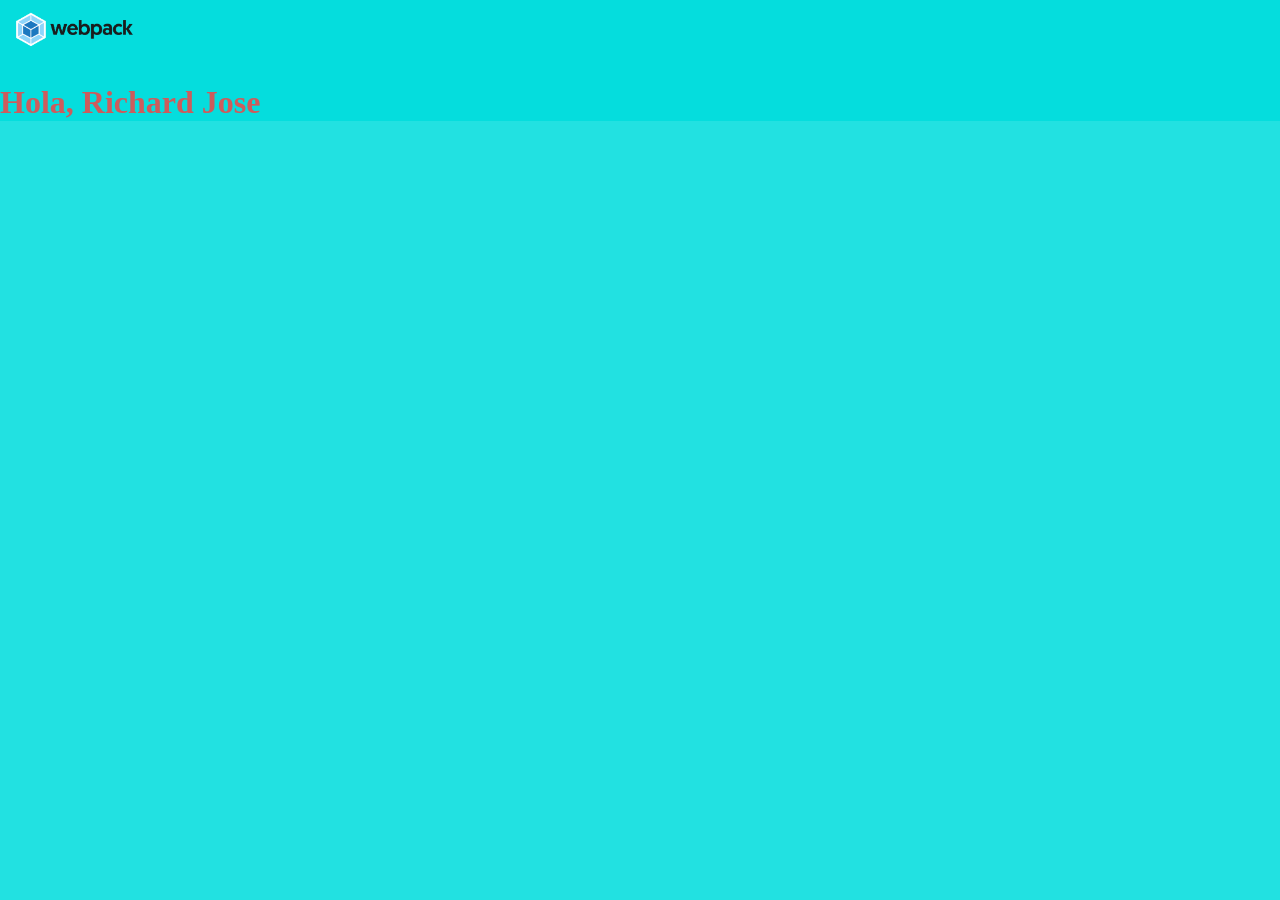
<file: docs/index.html>
<!doctype html><html lang="en"><head><meta charset="UTF-8"><meta http-equiv="X-UA-Compatible" content="IE=edge"><meta name="viewport" content="width=device-width,initial-scale=1"><title>Webpack</title><link rel="shortcut icon" href="favico.png" type="image/x-png"><script defer="defer" src="main.f69f37c1f1703cd427fb.js"></script><link href="main.630892cdfb7197757762.css" rel="stylesheet"></head><body><img src="./assets/img/webpack-logo.png" alt=""></body></html>
</file>
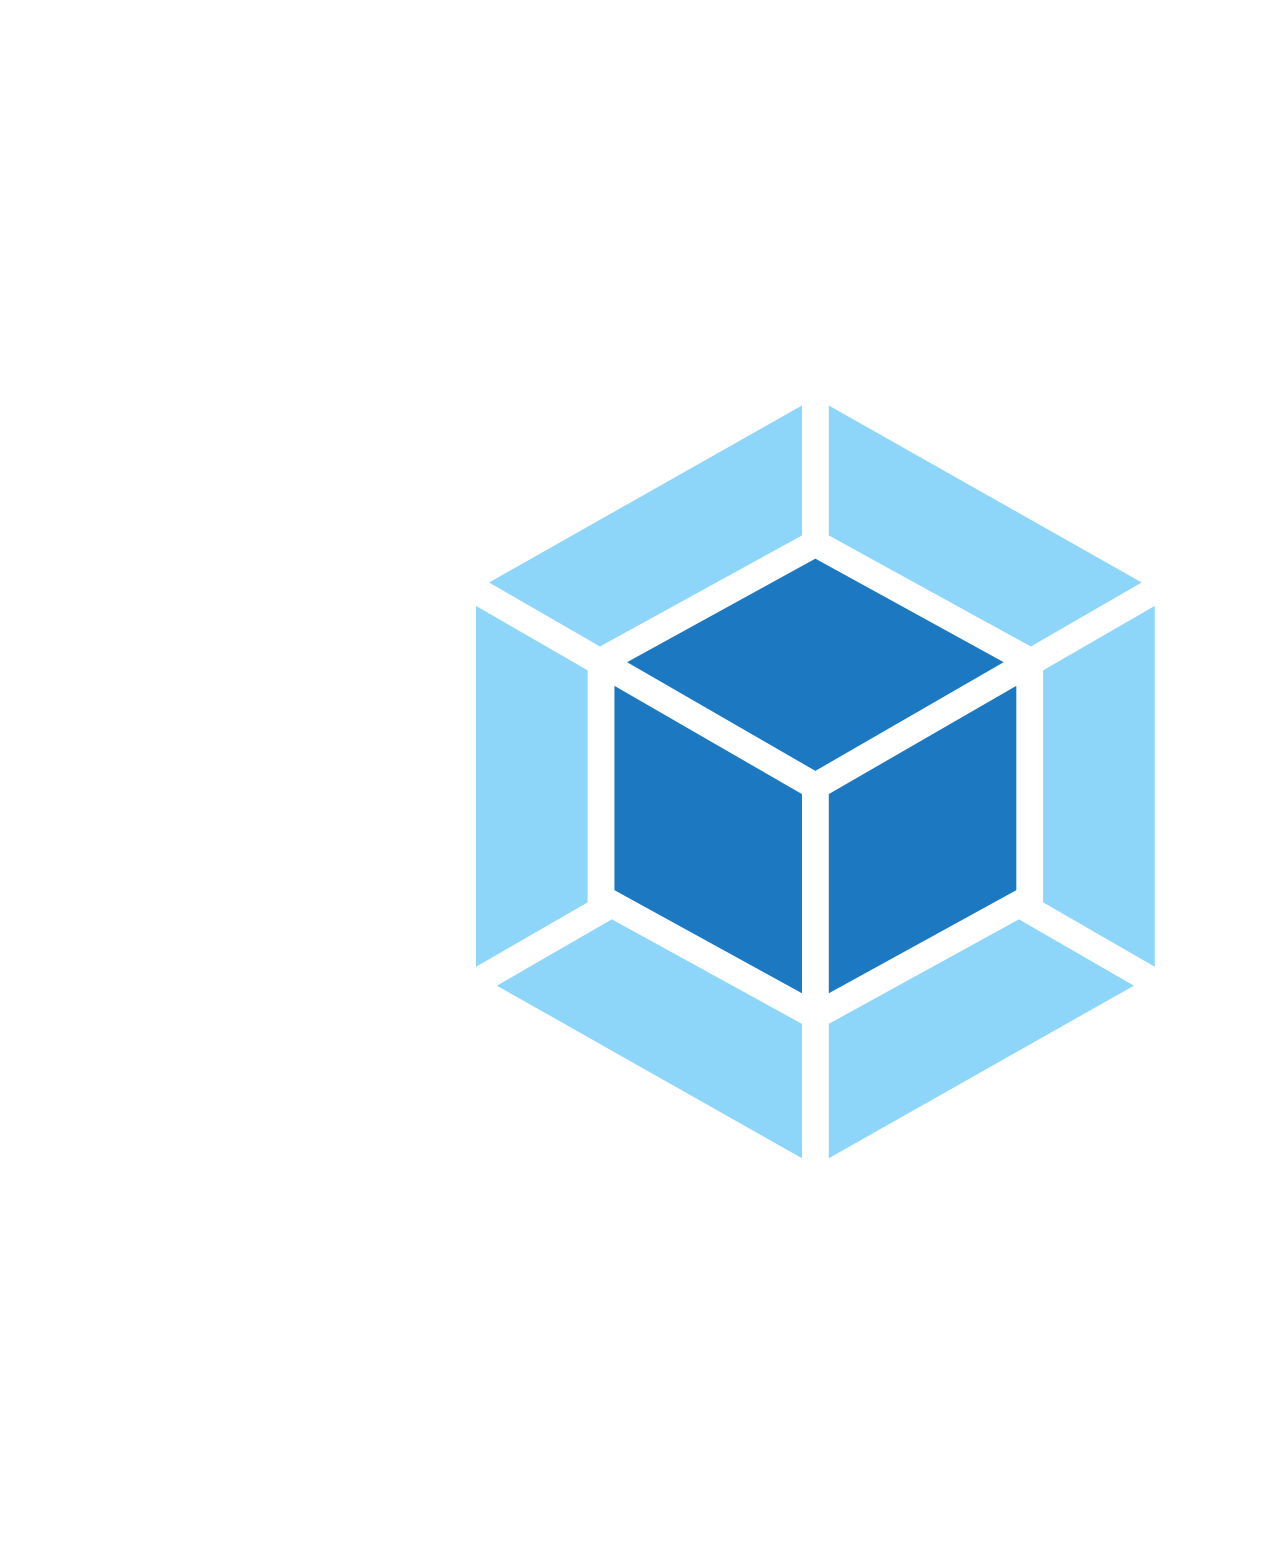
<file: src/index.html>
<!DOCTYPE html>
<html lang="en">
<head>
    <meta charset="UTF-8">
    <meta http-equiv="X-UA-Compatible" content="IE=edge">
    <meta name="viewport" content="width=device-width, initial-scale=1.0">
    <title>Webpack</title>
    <link rel="shortcut icon" href="favico.png" type="image/x-png">
</head>
<body>
    <img src="./assets/img/webpack-logo.png" alt="">
</body>
</html>
</file>
<file: docs/main.630892cdfb7197757762.css>
body,html{background-color:#0ddd;margin:0}img{width:150px}
</file>
